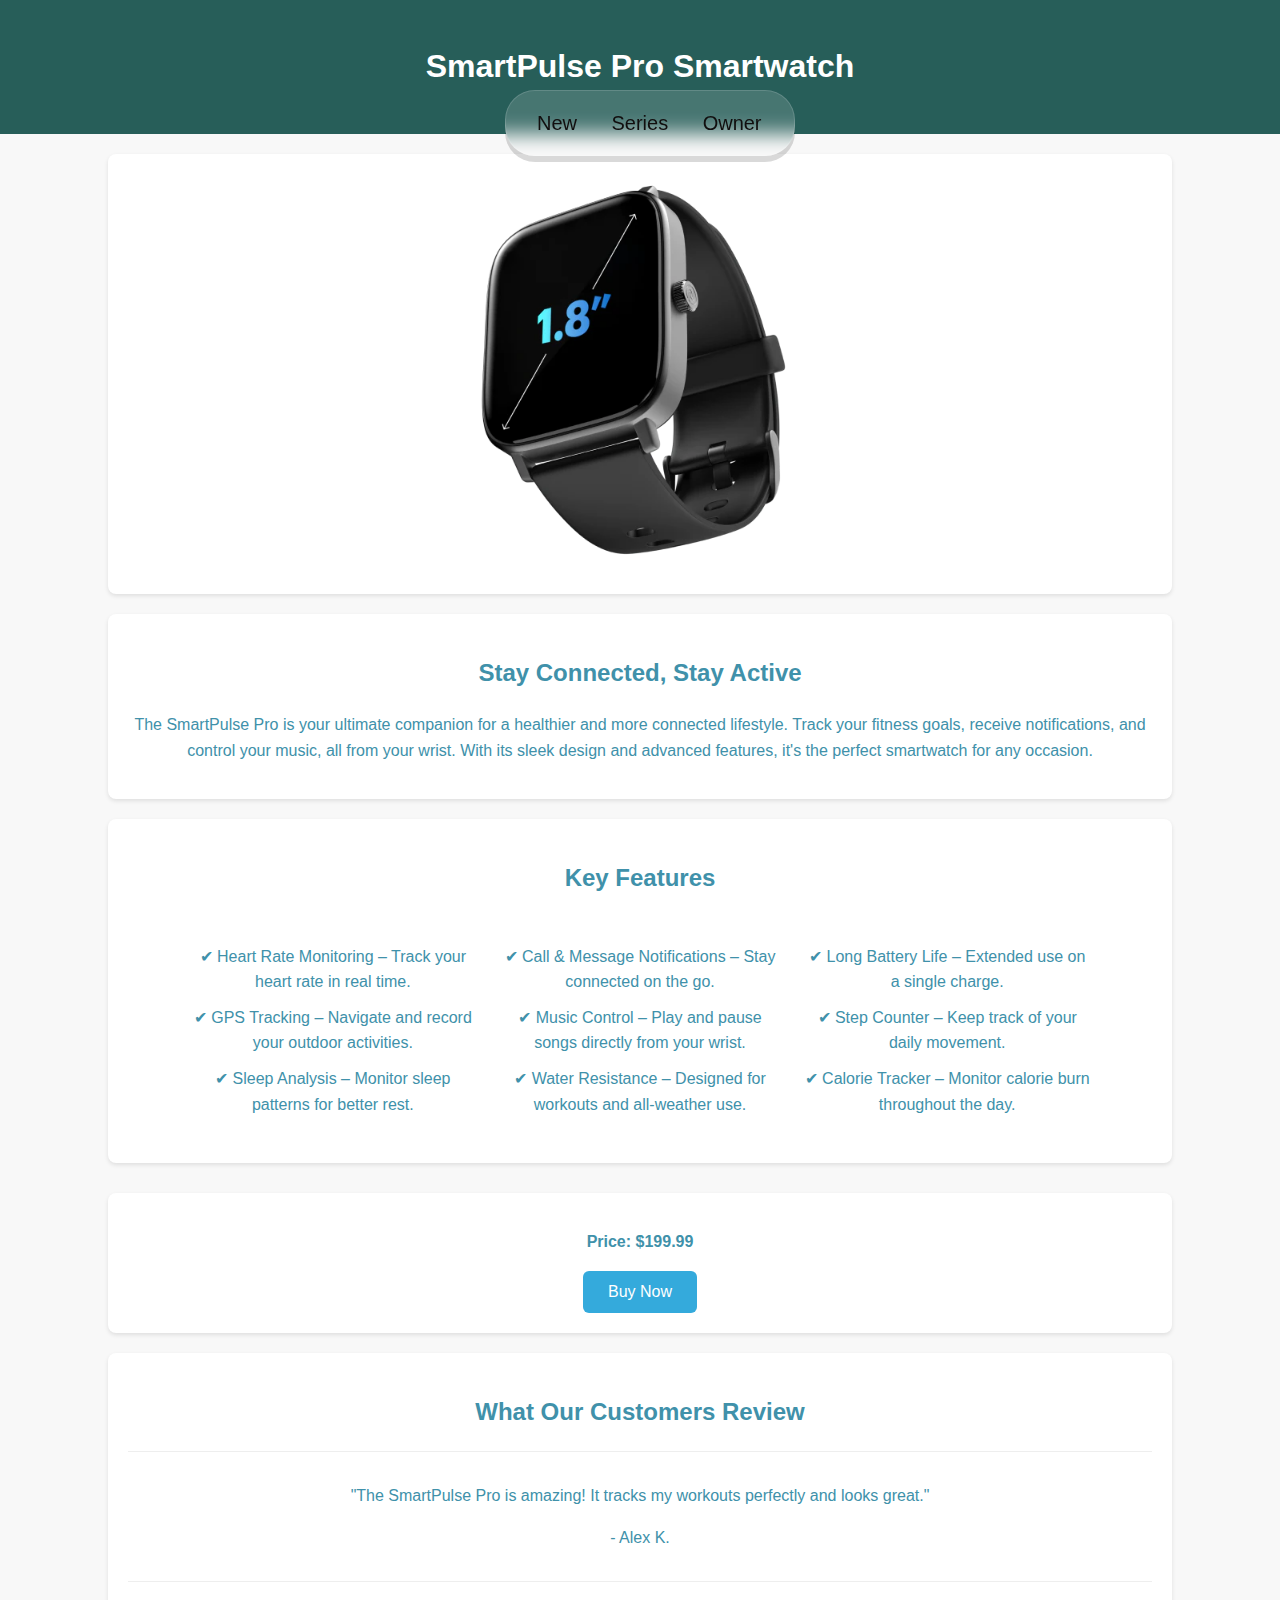
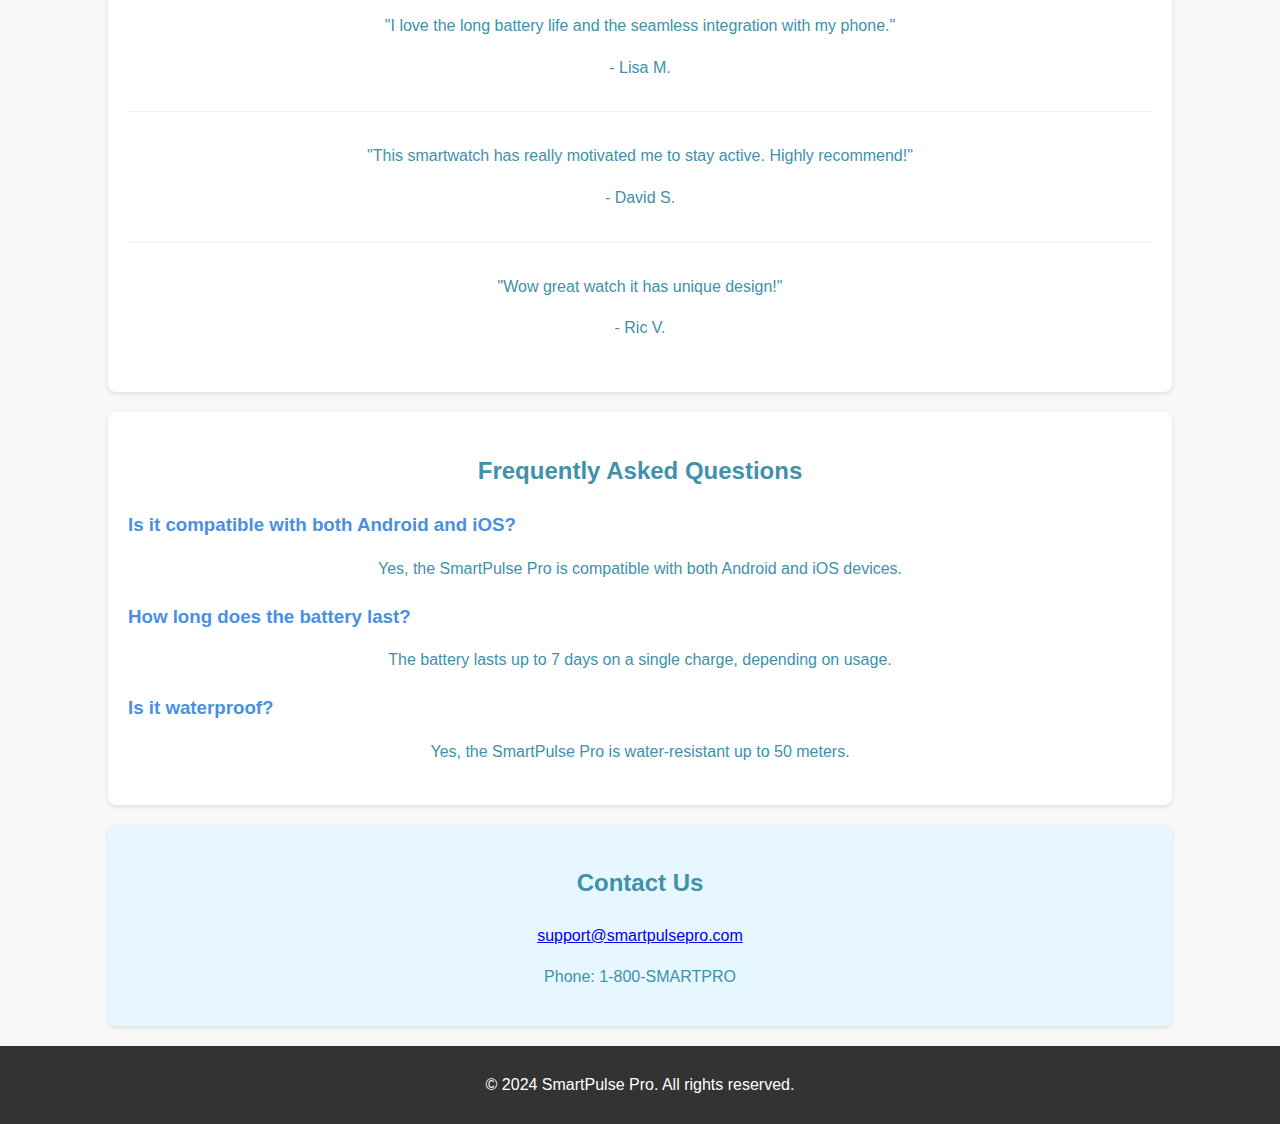
<file: index.html>
<!DOCTYPE html>
<html lang="en">
<head>
    <meta charset="UTF-8">
    <meta name="viewport" content="width=device-width, initial-scale=1.0">
    <title>SmartPulse Pro Smartwatch</title>
    <link rel="stylesheet" href="style.css">



  
</head>
<body>


    <nav>
        <a href="index.html">New</a>
        <a href="Series.html">Series</a>
       <a href="Owner.html">Owner</a>
      
        </nav>
      
    <div class="transparent-black">
    <header>
        <h1>SmartPulse Pro Smartwatch</h1>
    </header>

    <section id="product-image">
        <img src="watch.webp" alt="SmartPulse Pro Smartwatch" width="400">
    </section>

    <section id="product-description">
        <h2>Stay Connected, Stay Active</h2>
        <p>The SmartPulse Pro is your ultimate companion for a healthier and more connected lifestyle. Track your fitness goals, receive notifications, and control your music, all from your wrist. With its sleek design and advanced features, it's the perfect smartwatch for any occasion.</p>
    </section>

    <section id="product-features">
        <h2>Key Features</h2>
        <div class="features-grid">
            <div>
                <ul>
                    <li>✔ Heart Rate Monitoring – Track your heart rate in real time.</li>
                    <li>✔ GPS Tracking – Navigate and record your outdoor activities.</li>
                    <li>✔ Sleep Analysis – Monitor sleep patterns for better rest.</li>
                </ul>
            </div>
            <div>
                <ul>
                    <li>✔ Call & Message Notifications – Stay connected on the go.</li>
                    <li>✔ Music Control – Play and pause songs directly from your wrist.</li>
                    <li>✔ Water Resistance – Designed for workouts and all-weather use.</li>
                </ul>
            </div>
            <div>
                <ul>
                    <li>✔ Long Battery Life – Extended use on a single charge.</li>
                    <li>✔ Step Counter – Keep track of your daily movement.</li>
                    <li>✔ Calorie Tracker – Monitor calorie burn throughout the day.</li>
                </ul>
            </div>
        </div>
    </section>

    <section id="product-price">
        <p><strong>Price: $199.99</strong></p>
        <button class="buy-button">Buy Now</button>
    </section>

    <section id="product-reviews">
        <h2>What Our Customers Review</h2>
        <div class="review">
            <p>"The SmartPulse Pro is amazing! It tracks my workouts perfectly and looks great."</p>
            <p>- Alex K.</p>
        </div>
        <div class="review">
            <p>"I love the long battery life and the seamless integration with my phone."</p>
            <p>- Lisa M.</p>
        </div>
        <div class="review">
            <p>"This smartwatch has really motivated me to stay active. Highly recommend!"</p>
            <p>- David S.</p>
        </div>
        <div class="review">
            <p>"<wbr>Wow great watch it has unique design</wbr>!"</p>
            <p>- Ric V.</p> 
        </div>
    </section>

    <section id="product-faq">
        <h2>Frequently Asked Questions</h2>
        <div class="faq-item">
            <h3>Is it compatible with both Android and iOS?</h3>
            <p>Yes, the SmartPulse Pro is compatible with both Android and iOS devices.</p>
        </div>
        <div class="faq-item">
            <h3>How long does the battery last?</h3>
            <p>The battery lasts up to 7 days on a single charge, depending on usage.</p>
        </div>
        <div class="faq-item">
            <h3>Is it waterproof?</h3>
            <p>Yes, the SmartPulse Pro is water-resistant up to 50 meters.</p>
        </div>
    </section>

    <section id="contact-info">
        <h2>Contact Us</h2>
        <a href="Email: support@smartpulsepro.com">support@smartpulsepro.com</a>
        <p>Phone: 1-800-SMARTPRO</p>
    </section>

    <footer>
        <p>&copy; 2024 SmartPulse Pro. All rights reserved.</p>
    </footer>

</body>
</div>
</html>
</file>
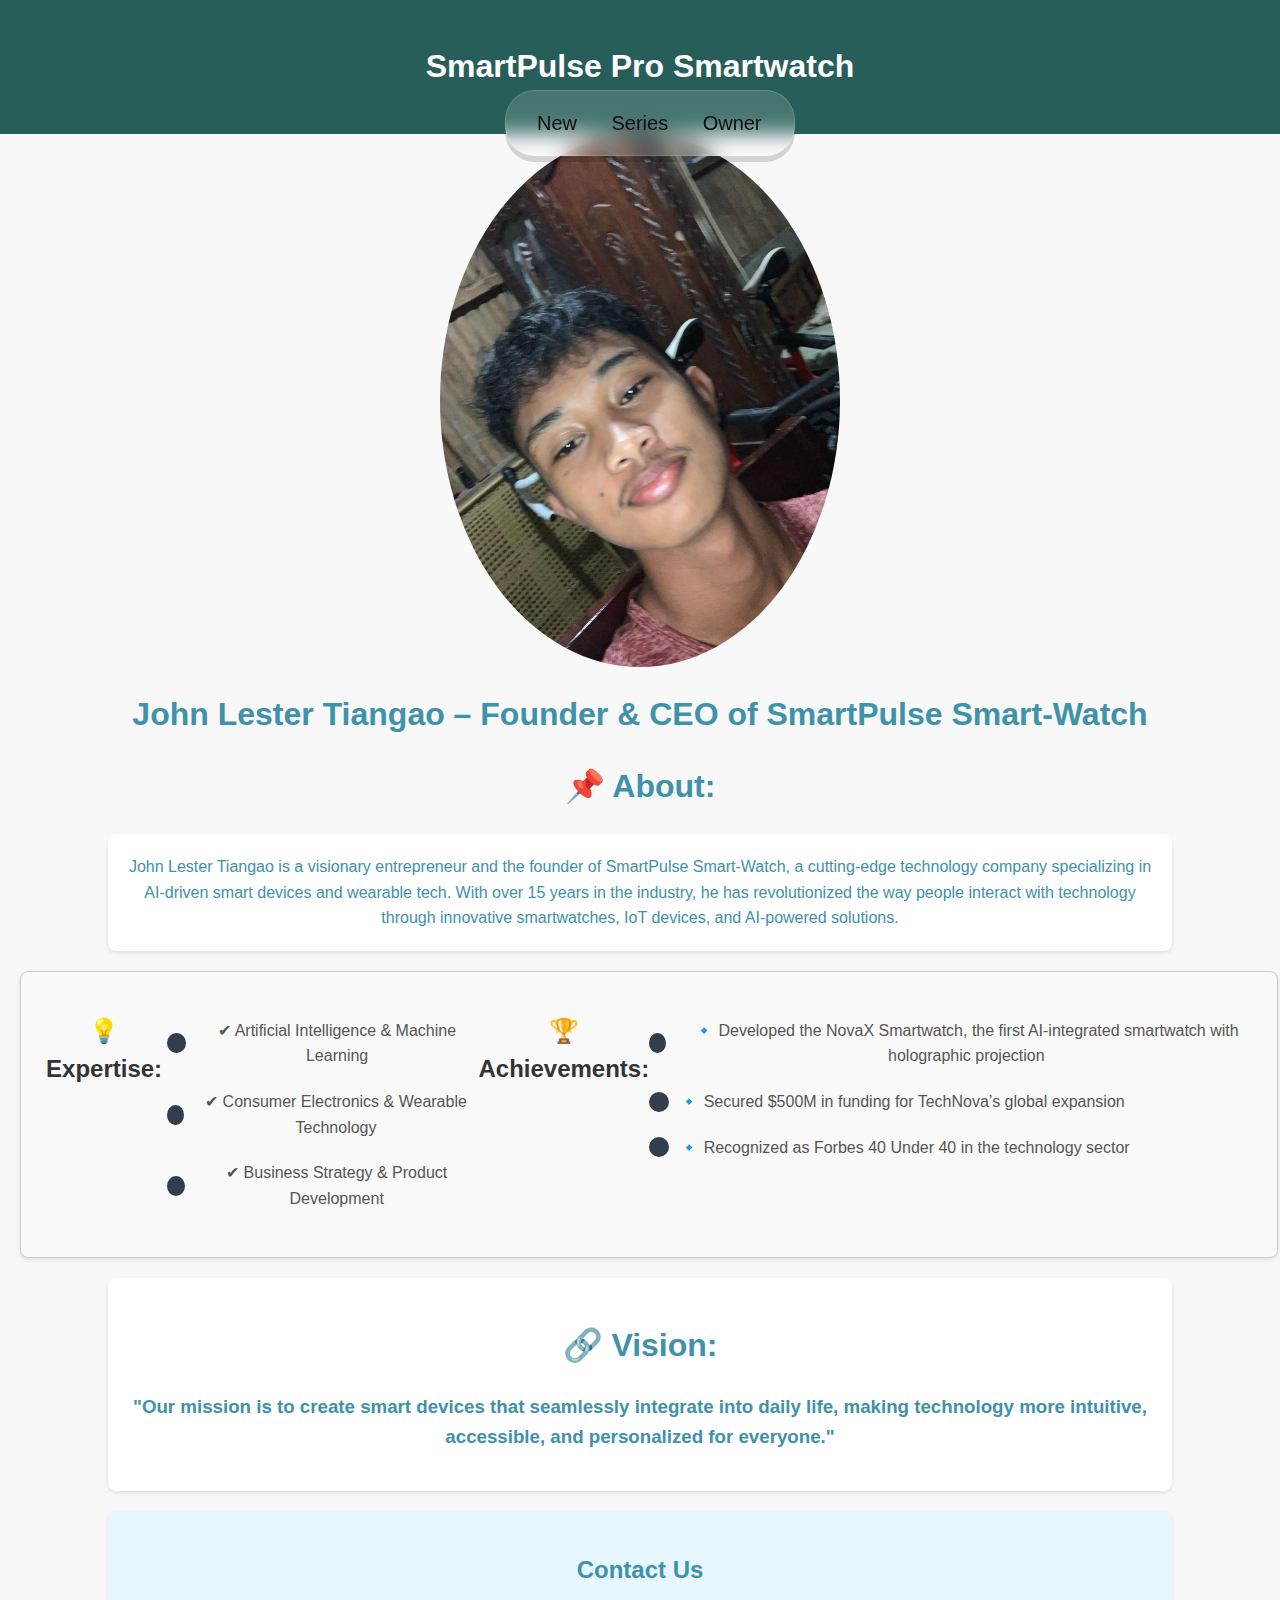
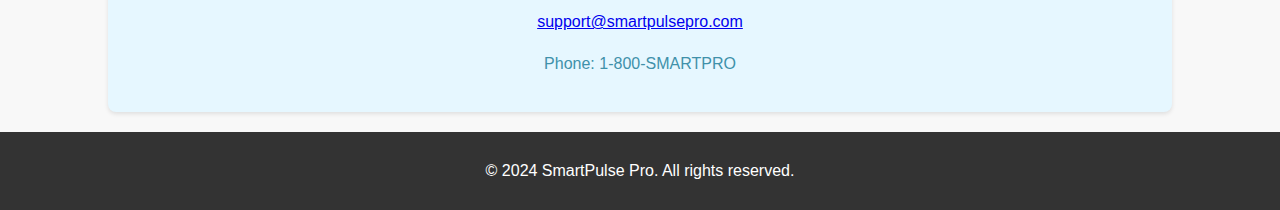
<file: Owner.html>
<!DOCTYPE html>
<html lang="en">
<head>
    <meta charset="UTF-8">
    <meta name="viewport" content="width=device-width, initial-scale=1.0">
    <title>SmartPulse Pro Smartwatch</title>
    <link rel="stylesheet" href="style.css">
</head>
<body>
    <div class="transparent-black">
        <nav>
            <a href="index.html">New</a>
            <a href="Series.html">Series</a>
            <a href="Owner.html">Owner</a>
        </nav>

        <header>
            <h1>SmartPulse Pro Smartwatch</h1>
        </header>

        <div class="img">
            <img src="60c7677b-3449-40d7-83e8-00560dd02cee.jpg" alt="SmartPulse Pro Smartwatch" width="400"> 
        </div>

        <h1>John Lester Tiangao – Founder & CEO of SmartPulse Smart-Watch</h1>

        <h1>📌 About:</h1>
        <section class="about-owner">
            John Lester Tiangao is a visionary entrepreneur and the founder of SmartPulse Smart-Watch, a cutting-edge technology company specializing in AI-driven smart devices and wearable tech. With over 15 years in the industry, he has revolutionized the way people interact with technology through innovative smartwatches, IoT devices, and AI-powered solutions.
        </section>

        <section class="info-box">
            <h2>💡 Expertise:</h2>
            <ul>
                <li>✔ Artificial Intelligence & Machine Learning</li>
                <li>✔ Consumer Electronics & Wearable Technology</li>
                <li>✔ Business Strategy & Product Development</li>
            </ul>
        
            <h2>🏆 Achievements:</h2>
            <ul>
                <li>🔹 Developed the NovaX Smartwatch, the first AI-integrated smartwatch with holographic projection</li>
                <li>🔹 Secured $500M in funding for TechNova’s global expansion</li>
                <li>🔹 Recognized as Forbes 40 Under 40 in the technology sector</li>
            </ul>
        </section>

     <section class="Vision"> 
        <h1>🔗 Vision:</h1>
        <h3>"Our mission is to create smart devices that seamlessly integrate into daily life, making technology more intuitive, accessible, and personalized for everyone."</h3>
    </section> 
    
        <section id="contact-info">
            <h2>Contact Us</h2>
            <a href="mailto:support@smartpulsepro.com">support@smartpulsepro.com</a>
            <p>Phone: 1-800-SMARTPRO</p>
        </section>

        <footer>
            <p>&copy; 2024 SmartPulse Pro. All rights reserved.</p>
        </footer>
    </div>
</body>
</html>
</file>
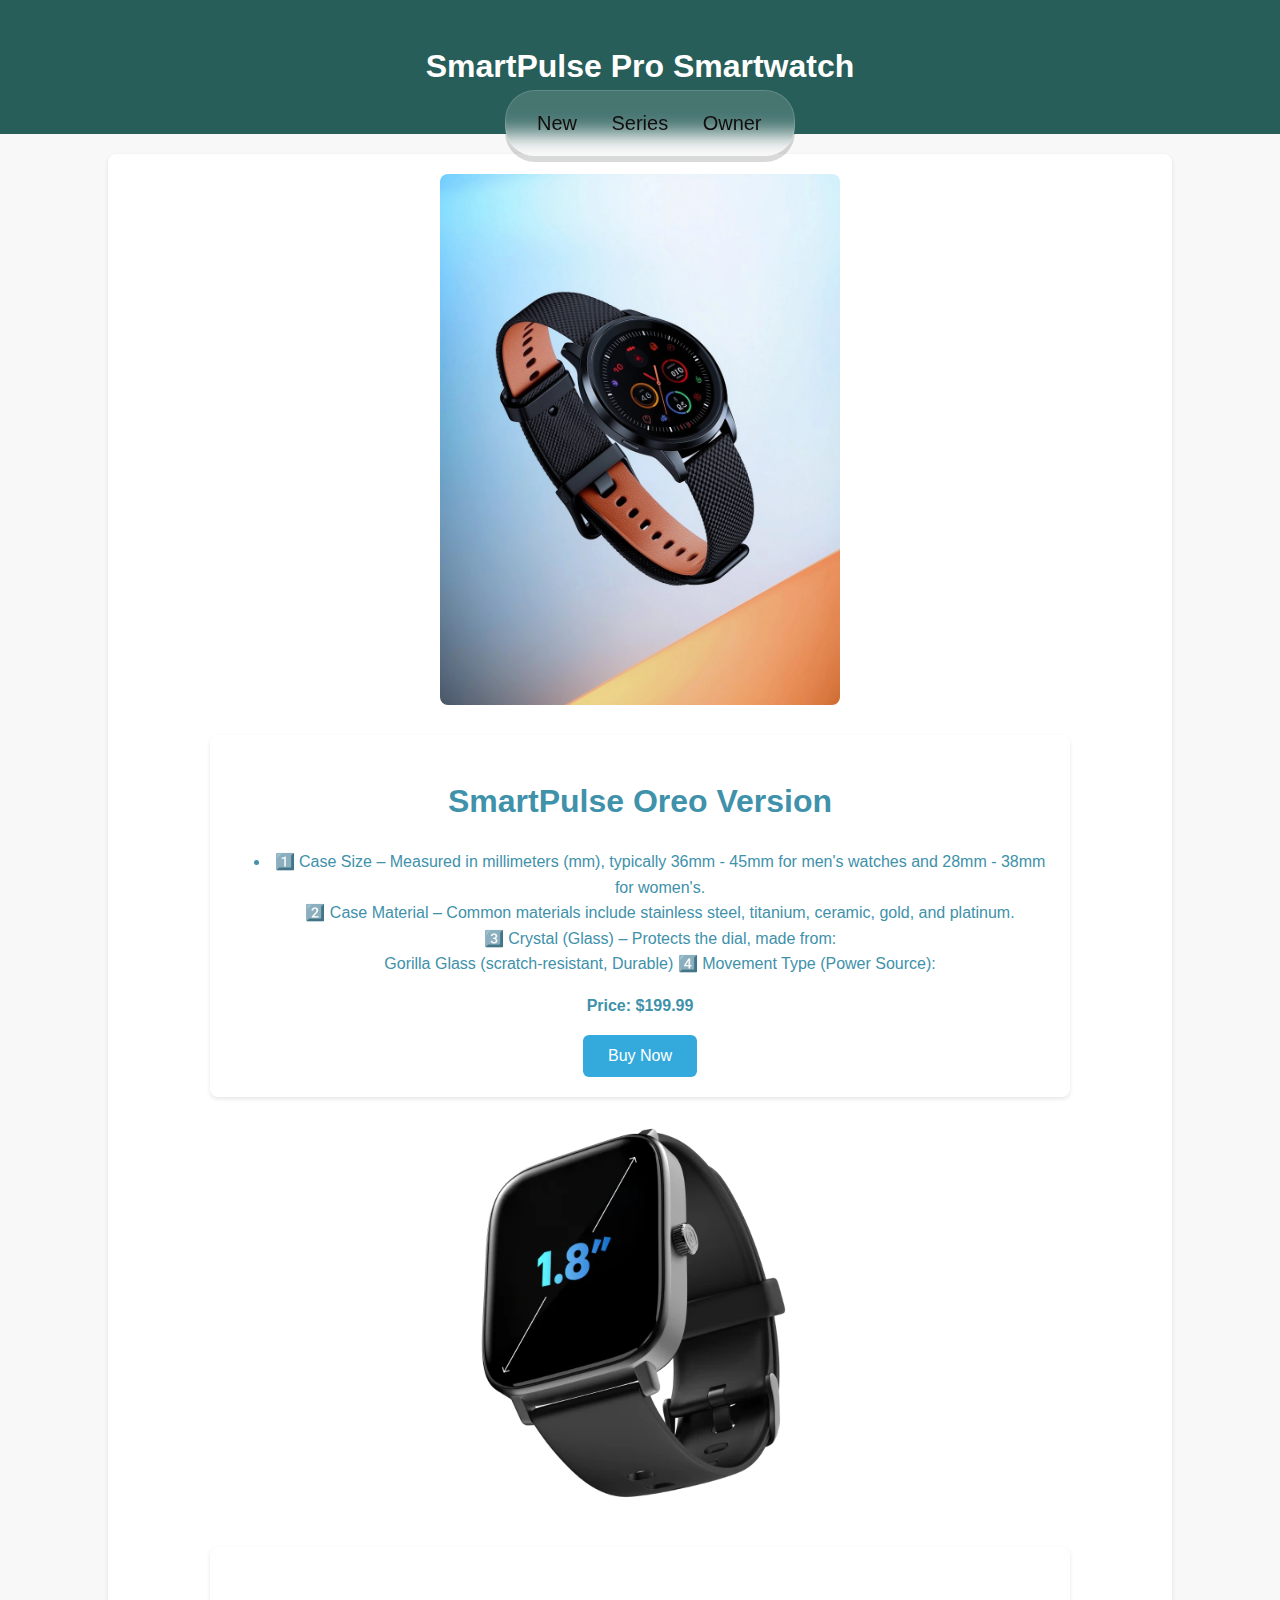
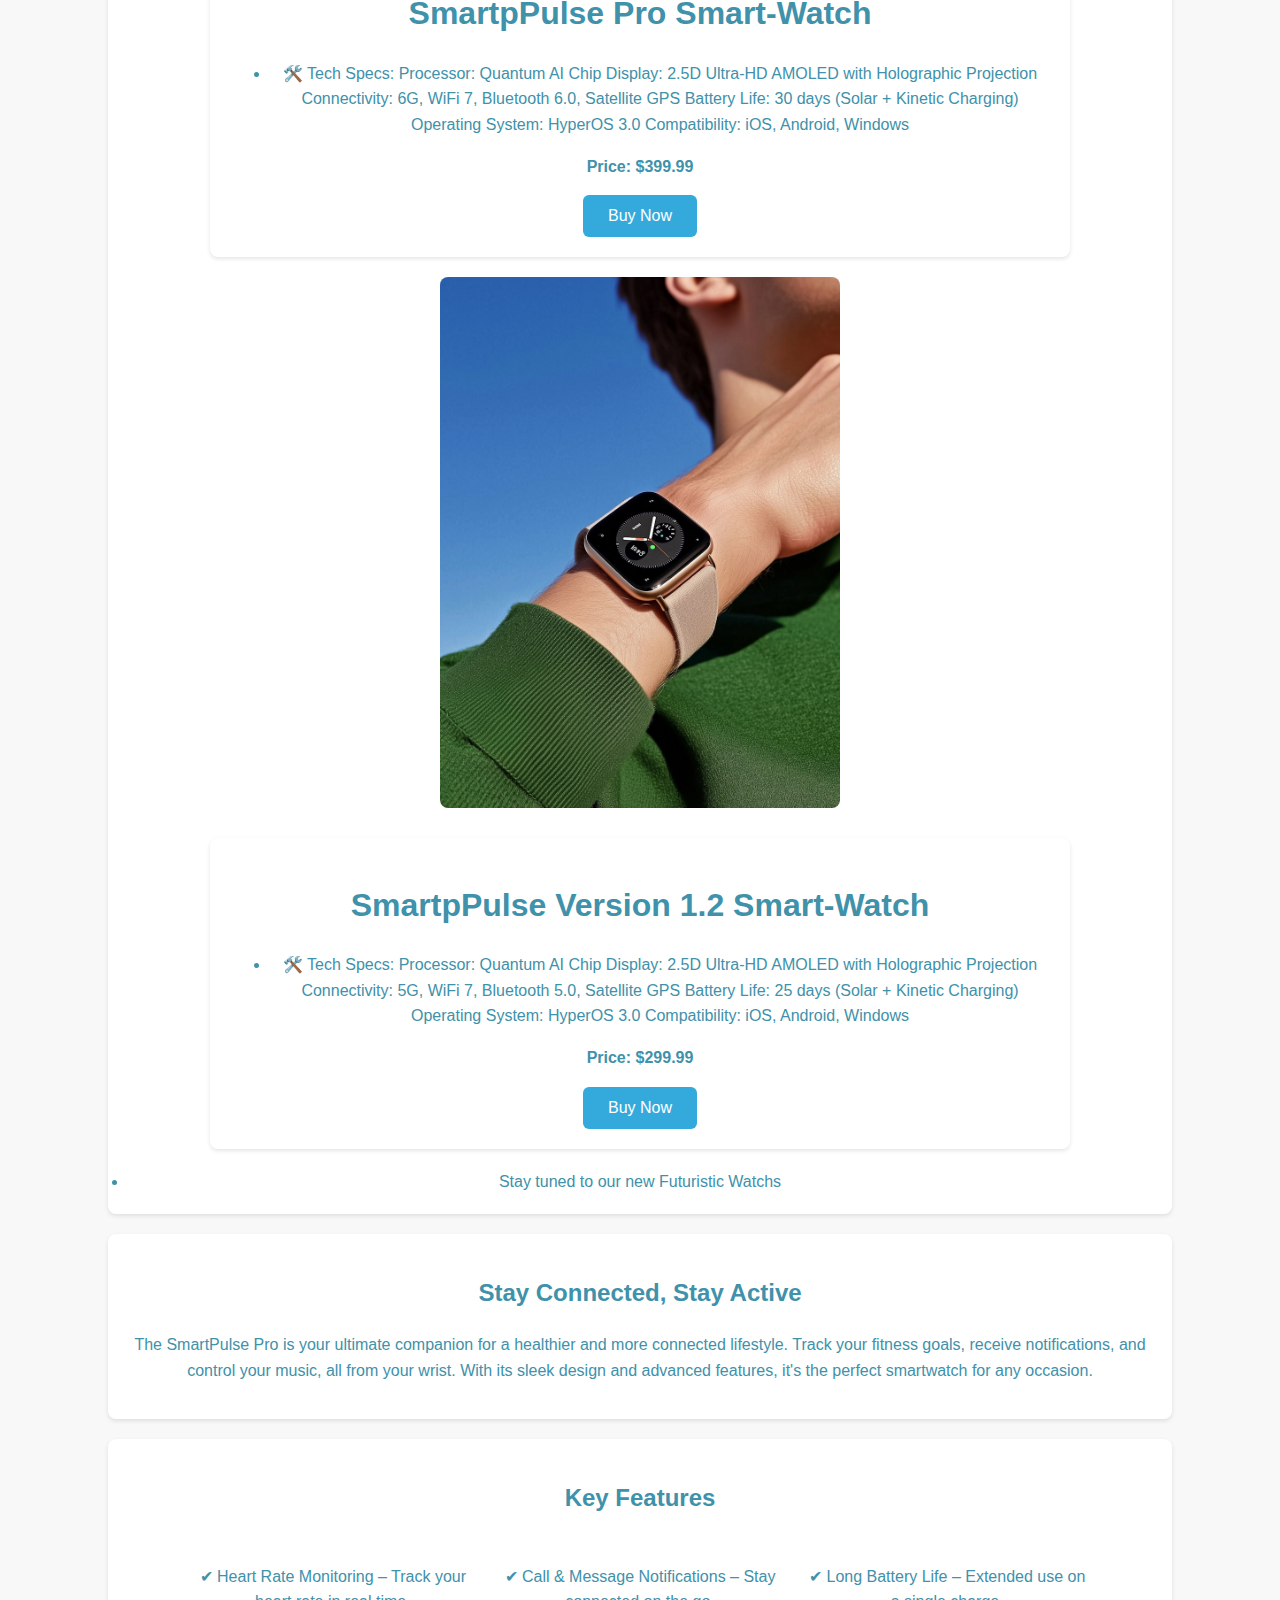
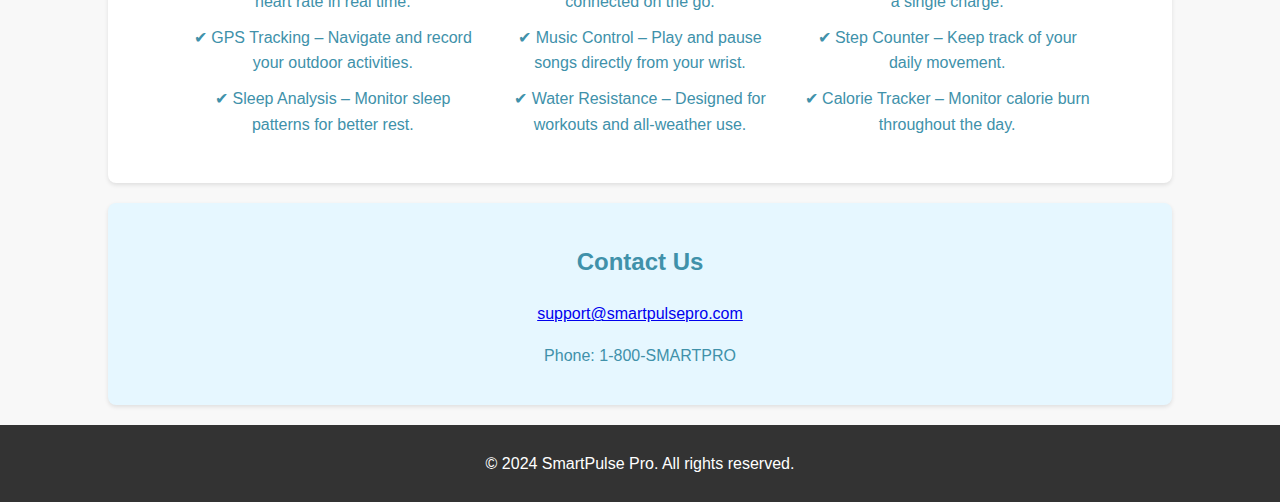
<file: Series.html>
<!DOCTYPE html>
<html lang="en">
<head>
    <meta charset="UTF-8">
    <meta name="viewport" content="width=device-width, initial-scale=1.0">
    <title>SmartPulse Pro Smartwatch</title>
    <link rel="stylesheet" href="style.css">



  
</head>
<body>


    <nav>
        <a href="index.html">New</a>
        <a href="Series.html">Series</a>
       <a href="Owner.html">Owner</a>
      
        </nav>
    <div class="transparent-black">
    <header>
        <h1>SmartPulse Pro Smartwatch</h1>
    </header>

    <section id="product-image">
    

        <img src="Modern Smartwatch Display.jpeg" alt="SmartPulse Pro Smartwatch" width="400">
        <section id="product-price">
            <h1>SmartPulse Oreo Version</h1>
            <ul> <li> 1️⃣ Case Size – Measured in millimeters (mm), typically 36mm - 45mm for men's watches and 28mm - 38mm for women's.
                <br>
                2️⃣ Case Material – Common materials include stainless steel, titanium, ceramic, gold, and platinum.
                <br>
                3️⃣ Crystal (Glass) – Protects the dial, made from:
                <br>
                Gorilla Glass (scratch-resistant, Durable)
                4️⃣ Movement Type (Power Source):</li> </ul>
                
            <p><strong>Price: $199.99</strong></p>
            <button class="buy-button">Buy Now</button>
        </section>

        <img src="watch.webp" alt="SmartPulse Pro Smartwatch" width="400">
        <section id="product-price">

        <h1>SmartpPulse  Pro Smart-Watch</h1>
    <ul> <li>  🛠️ Tech Specs:
Processor: Quantum AI Chip
Display: 2.5D Ultra-HD AMOLED with Holographic Projection
Connectivity: 6G, WiFi 7, Bluetooth 6.0, Satellite GPS
Battery Life: 30 days (Solar + Kinetic Charging)
Operating System: HyperOS 3.0
Compatibility: iOS, Android, Windows</li></ul> 


            <p><strong>Price: $399.99</strong></p>
            <button class="buy-button">Buy Now</button>
        </section>
        <img src="Smartwatch Close-Up.jpeg" alt="SmartPulse Pro Smartwatch" width="400">
        <section id="product-price">

        <h1>SmartpPulse  Version 1.2 Smart-Watch</h1>
        <ul> <li> 🛠️ Tech Specs:
            Processor: Quantum AI Chip
            Display: 2.5D Ultra-HD AMOLED with Holographic Projection
            Connectivity: 5G, WiFi 7, Bluetooth 5.0, Satellite GPS
            Battery Life: 25 days (Solar + Kinetic Charging)
            Operating System: HyperOS 3.0
            Compatibility: iOS, Android, Windows</li></ul> 
      
            <p><strong>Price: $299.99</strong></p>
            <button class="buy-button">Buy Now</button>
        </section>

        <li>Stay tuned to our new Futuristic Watchs</li>
    </section>

    <section id="product-description">
        <h2>Stay Connected, Stay Active</h2>
        <p>The SmartPulse Pro is your ultimate companion for a healthier and more connected lifestyle. Track your fitness goals, receive notifications, and control your music, all from your wrist. With its sleek design and advanced features, it's the perfect smartwatch for any occasion.</p>
    </section>

    <section id="product-features">
        <h2>Key Features</h2>
        <div class="features-grid">
            <div>
                <ul>
                    <li>✔ Heart Rate Monitoring – Track your heart rate in real time.</li>
                    <li>✔ GPS Tracking – Navigate and record your outdoor activities.</li>
                    <li>✔ Sleep Analysis – Monitor sleep patterns for better rest.</li>
                </ul>
            </div>
            <div>
                <ul>
                    <li>✔ Call & Message Notifications – Stay connected on the go.</li>
                    <li>✔ Music Control – Play and pause songs directly from your wrist.</li>
                    <li>✔ Water Resistance – Designed for workouts and all-weather use.</li>
                </ul>
            </div>
            <div>
                <ul>
                    <li>✔ Long Battery Life – Extended use on a single charge.</li>
                    <li>✔ Step Counter – Keep track of your daily movement.</li>
                    <li>✔ Calorie Tracker – Monitor calorie burn throughout the day.</li>
                </ul>
            </div>
        </div>
    </section>
 

    <section id="contact-info">
        <h2>Contact Us</h2>
        <a href="Email: support@smartpulsepro.com">support@smartpulsepro.com</a>
        <p>Phone: 1-800-SMARTPRO</p>
    </section>

    <footer>
        <p>&copy; 2024 SmartPulse Pro. All rights reserved.</p>
    </footer>

</body>
</div>
</html>
</file>
<file: style.css>
body {
    font-family: 'Segoe UI', Tahoma, Geneva, Verdana, sans-serif;
    margin: 0;
    padding: 0;
    line-height: 1.6;
    background-color: #f8f8f8;
    color: #4091aa;
}

nav { 

    
   backdrop-filter: blur(10px);
    margin: 10px;
    background-color: rgba(255, 255, 255, 0.15);
    padding: 1rem;
    position: fixed;
    width: 20%;
    left: 50%;
    transform: translateX(-50%);
    top: 5rem;
    border-radius: 30px;
    border: 1px solid rgba(255, 255, 255, 0.15);
    box-shadow:  0 6px rgba(0, 0, 0, 0.15);
  }
  

  nav a{
  color: rgb(17, 14, 14);
  text-shadow: #333;
        text-decoration: none;
        margin: 15px;
        font-size: 20px;
        font-style: initial;
        

      
  }

header {
    background-color: #275e59;
    color: #fff;
    text-align: center;
    padding: 20px 0;
}

section {
    width: 80%;
    margin: 20px auto;
    padding: 20px;
    background-color: #fff;
    border-radius: 8px;
    box-shadow: 0 2px 4px rgba(0, 0, 0, 0.1);
    text-align: center;
}

#product-image img {
    max-width: 100%;
    height: auto;
    border-radius: 8px;
}

#product-features .features-grid {
    display: flex;
    justify-content: center;
    flex-wrap: wrap;
}

#product-features .features-grid div {
    width: 30%;
    box-sizing: border-box;
    padding: 10px;
}

#product-features ul {
    list-style: none;
    padding: 0;
}

#product-features li {
    margin-bottom: 10px;
}

#product-price {
    margin-top: 30px;
}

.buy-button {
    background-color: #34aadc;
    color: #fff;
    padding: 12px 25px;
    border: none;
    border-radius: 6px;
    font-size: 16px;
    cursor: pointer;
    transition: background-color 0.3s ease;
}

.buy-button:hover {
    background-color: #2980b9;
}

#product-reviews .review {
    border-top: 1px solid #eee;
    padding: 15px 0;
}

#product-faq .faq-item {
    text-align: left;
    margin-bottom: 20px;
}

#product-faq .faq-item h3 {
    margin-bottom: 5px;
    color: #4a90e2;
}


.description-owner{
border-top: 1px solid lightgreen;  
padding: 15px;
}


.info-box {
    background-color: #f9f9f9;
    border: 10px solid #ccc;
    border-radius: 8px;
    padding: 20px;
    margin: 20px 0; 
    box-shadow: 0 2px 5px rgba(0, 0, 0, 0.1);
}

.info-box h2 {
    text-align: center; 
    color: #333; 
}

.info-box ul {
    list-style-type: none;
    padding: 0; 
}

.info-box li {
    padding: 10px 0; 
    font-size: 16px;
    color: #555; 
    display: flex; 
    align-items: center; 
}

.info-box li::before {
    content: ''; 
    display: inline-block; 
    width: 20px;
    height: 20px; 
    background-color: #313e4d; 
    border-radius: 50%; 
    margin-right: 10px; 
}
.info-box {
    background-color: #f9f9f9; 
    border: 1px solid #ccc; 
    border-radius: 8px; 
    padding: 20px; 
    margin: 20px auto; 
    width: 95%; 
    max-width: 1900px;
    box-shadow: 0 2px 5px rgba(0, 0, 0, 0.1);
}

.info-box    {
    display: flex; 
    justify-content: space-between; 
    align-items: flex-start; 
    margin: 20px; 
}


#contact-info {
    background-color: #e6f7ff;
    padding: 20px;
    border-radius: 8px;
}

footer {
    background-color: #333;
    color: #fff;
    text-align: center;
    padding: 10px 0;
}

img {
    display: block;
    margin-left: auto;
    margin-right: auto;
    border-radius: 50%; 
}

p{text-align: center;
    font-family: 'Franklin Gothic Medium', 'Arial Narrow', Arial, sans-serif;
}


h1{text-align: center;

}
</file>
